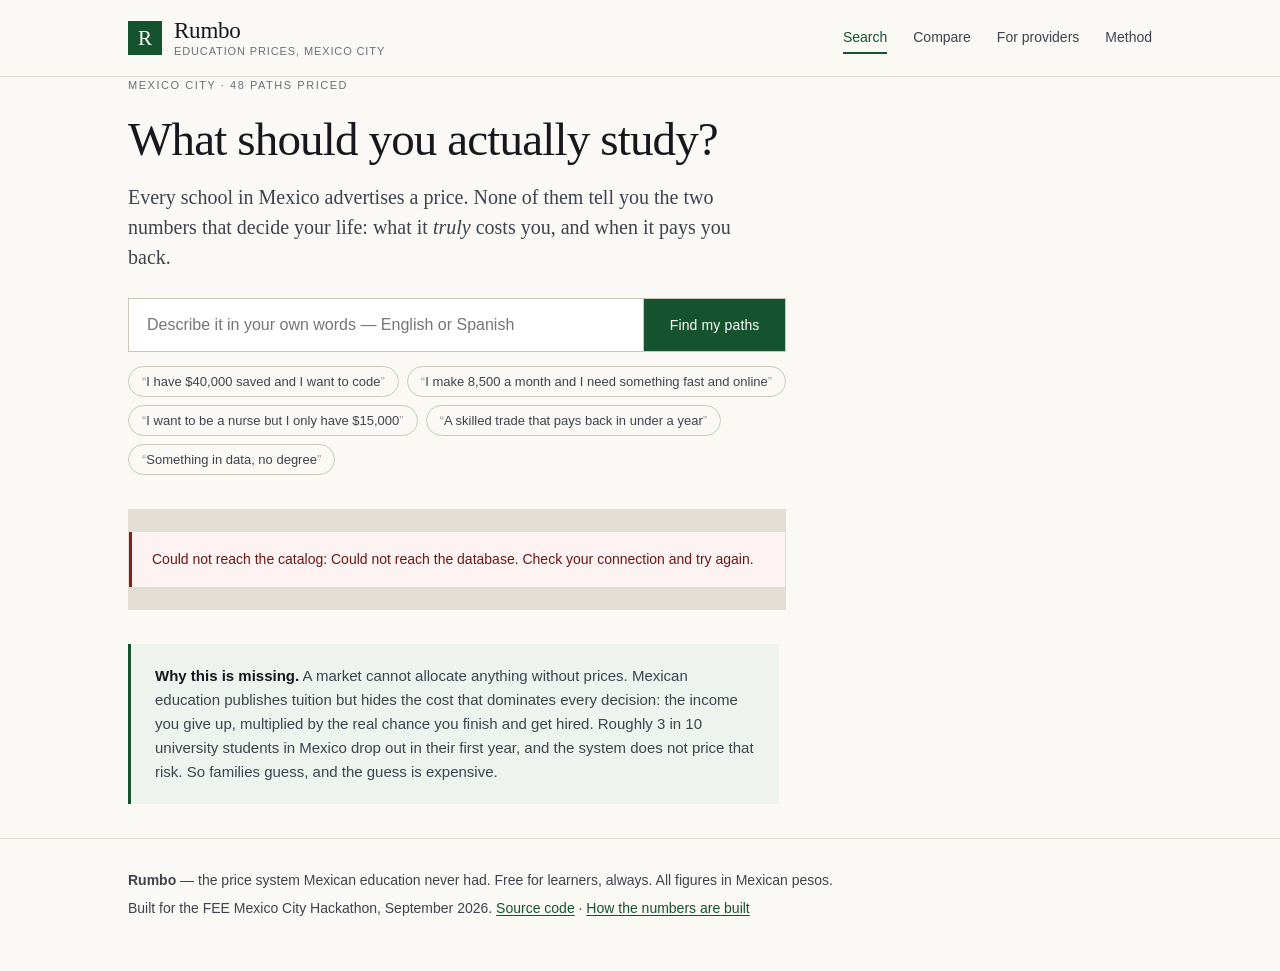
<file: index.html>
<!doctype html>
<html lang="en">
  <head>
    <meta charset="utf-8" />
    <meta name="viewport" content="width=device-width, initial-scale=1" />
    <title>Rumbo — When does your education pay you back?</title>
    <meta
      name="description"
      content="Compare every education path in Mexico City by what it truly costs you and when it pays you back. Free for learners, always."
    />
    <meta name="color-scheme" content="light" />
    <link rel="preconnect" href="https://skbadqkzpdsfgszxgprf.supabase.co" crossorigin />
    <link
      rel="icon"
      href="data:image/svg+xml,%3Csvg xmlns='http://www.w3.org/2000/svg' viewBox='0 0 32 32'%3E%3Crect width='32' height='32' fill='%2314532d'/%3E%3Ctext x='16' y='23' font-family='Georgia,serif' font-size='20' fill='%23faf9f6' text-anchor='middle'%3ER%3C/text%3E%3C/svg%3E"
    />
    <link rel="stylesheet" href="assets/styles.css" />
  </head>
  <body>
    <a class="skip" href="#view">Skip to content</a>

    <header class="masthead">
      <div class="wrap masthead-inner">
        <a class="brand" href="#/">
          <span class="brand-mark">R</span>
          <span class="brand-words">
            <span class="brand-name">Rumbo</span>
            <span class="brand-sub">Education prices, Mexico City</span>
          </span>
        </a>
        <nav class="nav" aria-label="Main">
          <a data-nav="home" href="#/">Search</a>
          <a data-nav="routes" href="#/routes">Compare</a>
          <a data-nav="providers" href="#/providers">For providers</a>
          <a data-nav="method" href="#/method">Method</a>
        </nav>
      </div>
    </header>

    <main class="wrap" id="view"></main>

    <footer class="footer">
      <div class="wrap footer-inner">
        <p>
          <strong>Rumbo</strong> — the price system Mexican education never had.
          Free for learners, always. All figures in Mexican pesos.
        </p>
        <p class="muted">
          Built for the FEE Mexico City Hackathon, September 2026.
          <a href="https://github.com/hackathon-fee/rumbo" rel="noopener" target="_blank">Source code</a>
          &middot; <a href="#/method">How the numbers are built</a>
        </p>
      </div>
    </footer>

    <script type="module" src="assets/app.js"></script>
  </body>
</html>
</file>
<file: assets/styles.css>
/* Rumbo — print-editorial styling.
 *
 * Design intent: this tool tells a family that a "free" degree will cost them
 * three hundred thousand pesos. That claim has to look like a financial
 * document, not a startup landing page. So: paper background, serif headlines,
 * hairline rules, tabular figures, exactly one accent colour, and no glow,
 * gradients or neon anywhere.
 */

:root {
  --paper: #faf9f6;
  --card: #ffffff;
  --ink: #16181d;
  --ink-soft: #3d434c;
  --muted: #6a6f78;
  --faint: #9aa0a8;
  --line: #e2ded6;
  --line-strong: #cdc7bb;
  --accent: #14532d;
  --accent-soft: #eef3ee;
  --neg: #8c1d18;
  --warn: #7c5210;
  --warn-soft: #fbf6e9;

  --serif: Georgia, "Iowan Old Style", "Times New Roman", Times, serif;
  --sans: -apple-system, BlinkMacSystemFont, "Segoe UI", Roboto, Helvetica,
    Arial, sans-serif;
  --mono: ui-monospace, SFMono-Regular, "SF Mono", Menlo, Consolas, monospace;

  --wrap: 1080px;
}

*,
*::before,
*::after {
  box-sizing: border-box;
}

html {
  -webkit-text-size-adjust: 100%;
}

body {
  margin: 0;
  background: var(--paper);
  color: var(--ink);
  font-family: var(--sans);
  font-size: 16px;
  line-height: 1.6;
  -webkit-font-smoothing: antialiased;
}

.wrap {
  max-width: var(--wrap);
  margin: 0 auto;
  padding: 0 28px;
}

.skip {
  position: absolute;
  left: -9999px;
}
.skip:focus {
  left: 12px;
  top: 12px;
  z-index: 10;
  background: var(--card);
  padding: 10px 14px;
  border: 1px solid var(--ink);
}

/* ------------------------------- masthead ------------------------------- */

.masthead {
  border-bottom: 1px solid var(--line);
  background: var(--paper);
  position: sticky;
  top: 0;
  z-index: 5;
}

.masthead-inner {
  display: flex;
  align-items: center;
  justify-content: space-between;
  gap: 24px;
  min-height: 76px;
  flex-wrap: wrap;
}

.brand {
  display: flex;
  align-items: center;
  gap: 12px;
  text-decoration: none;
  color: inherit;
}

.brand-mark {
  width: 34px;
  height: 34px;
  flex: none;
  background: var(--accent);
  color: var(--paper);
  font-family: var(--serif);
  font-size: 21px;
  line-height: 34px;
  text-align: center;
}

.brand-words {
  display: flex;
  flex-direction: column;
  line-height: 1.15;
}

.brand-name {
  font-family: var(--serif);
  font-size: 23px;
  letter-spacing: -0.01em;
}

.brand-sub {
  font-size: 11px;
  letter-spacing: 0.08em;
  text-transform: uppercase;
  color: var(--muted);
}

.nav {
  display: flex;
  gap: 26px;
  flex-wrap: wrap;
}

.nav a {
  color: var(--ink-soft);
  text-decoration: none;
  font-size: 14px;
  padding: 4px 0;
  border-bottom: 2px solid transparent;
}

.nav a:hover {
  color: var(--accent);
}

.nav a[aria-current="page"] {
  color: var(--accent);
  border-bottom-color: var(--accent);
}

/* -------------------------------- headings ------------------------------- */

main {
  padding-top: 46px;
  padding-bottom: 80px;
  min-height: 60vh;
}

h1 {
  font-family: var(--serif);
  font-size: clamp(31px, 4.4vw, 47px);
  line-height: 1.14;
  letter-spacing: -0.018em;
  margin: 0 0 16px;
  font-weight: 400;
}

h2 {
  font-family: var(--serif);
  font-size: 27px;
  font-weight: 400;
  letter-spacing: -0.01em;
  margin: 52px 0 18px;
  padding-bottom: 9px;
  border-bottom: 1px solid var(--line);
}

h3 {
  font-size: 12px;
  font-weight: 600;
  letter-spacing: 0.1em;
  text-transform: uppercase;
  color: var(--muted);
  margin: 0 0 14px;
}

.lede {
  font-family: var(--serif);
  font-size: 20px;
  line-height: 1.5;
  color: var(--ink-soft);
  max-width: 62ch;
  margin: 0 0 26px;
}

p {
  margin: 0 0 14px;
}

a {
  color: var(--accent);
  text-decoration-thickness: 1px;
  text-underline-offset: 2px;
}

.muted {
  color: var(--muted);
  font-size: 14px;
}

.mono {
  font-family: var(--mono);
  font-size: 13px;
}

/* --------------------------------- search -------------------------------- */

.hero {
  max-width: 74ch;
}

.eyebrow {
  font-size: 11px;
  letter-spacing: 0.14em;
  text-transform: uppercase;
  color: var(--muted);
  margin: 0 0 18px;
}

.ask {
  display: flex;
  gap: 0;
  margin: 26px 0 14px;
  border: 1px solid var(--line-strong);
  background: var(--card);
}

.ask:focus-within {
  border-color: var(--accent);
}

.ask input {
  flex: 1 1 auto;
  min-width: 0;
  border: 0;
  background: transparent;
  padding: 17px 18px;
  font-size: 16px;
  font-family: var(--sans);
  color: var(--ink);
}

.ask input:focus {
  outline: none;
}

.ask button {
  flex: none;
  border: 0;
  border-left: 1px solid var(--line-strong);
  background: var(--accent);
  color: #fff;
  padding: 0 26px;
  font-size: 14px;
  font-weight: 500;
  letter-spacing: 0.01em;
  cursor: pointer;
}

.ask button:hover:not(:disabled) {
  background: #0d3b20;
}

.ask button:disabled {
  background: var(--faint);
  cursor: progress;
}

.chips {
  display: flex;
  flex-wrap: wrap;
  gap: 8px;
  margin-bottom: 26px;
}

.chip {
  border: 1px solid var(--line-strong);
  background: transparent;
  color: var(--ink-soft);
  font-family: var(--sans);
  font-size: 13px;
  padding: 7px 13px;
  border-radius: 999px;
  cursor: pointer;
}

.chip::before {
  content: "“";
  color: var(--faint);
}

.chip::after {
  content: "”";
  color: var(--faint);
}

.chip:hover {
  border-color: var(--accent);
  color: var(--accent);
  background: var(--accent-soft);
}

/* --------------------------------- stats --------------------------------- */

.stats {
  display: grid;
  grid-template-columns: repeat(auto-fit, minmax(140px, 1fr));
  gap: 1px;
  background: var(--line);
  border: 1px solid var(--line);
  margin: 34px 0;
}

.stat {
  background: var(--paper);
  padding: 18px 20px;
}

.stat .n {
  font-family: var(--serif);
  font-size: 32px;
  line-height: 1.1;
  font-variant-numeric: tabular-nums;
}

.stat .l {
  font-size: 12px;
  color: var(--muted);
  margin-top: 4px;
}

/* -------------------------------- callouts ------------------------------- */

.callout {
  border-left: 3px solid var(--accent);
  background: var(--accent-soft);
  padding: 20px 24px;
  margin: 34px 0;
  font-size: 15px;
  color: var(--ink-soft);
  max-width: 78ch;
}

.callout.warn {
  border-left-color: var(--warn);
  background: var(--warn-soft);
}

.callout strong {
  color: var(--ink);
}

/* --------------------------------- panels -------------------------------- */

.panel {
  background: var(--card);
  border: 1px solid var(--line);
  padding: 24px;
  margin: 22px 0;
}

.grid2 {
  display: grid;
  grid-template-columns: repeat(auto-fit, minmax(320px, 1fr));
  gap: 22px;
  margin: 22px 0;
}

.grid2 .panel {
  margin: 0;
}

.panel ul {
  margin: 0 0 12px;
  padding-left: 20px;
}

.panel li {
  margin-bottom: 7px;
}

/* -------------------------------- controls ------------------------------- */

.controls {
  display: grid;
  grid-template-columns: repeat(auto-fit, minmax(170px, 1fr));
  gap: 1px;
  background: var(--line);
  border: 1px solid var(--line);
  margin: 24px 0;
}

.controls .field {
  background: var(--card);
  padding: 12px 15px;
  display: flex;
  flex-direction: column;
  gap: 5px;
}

.controls label {
  font-size: 11px;
  letter-spacing: 0.06em;
  text-transform: uppercase;
  color: var(--muted);
}

.controls input,
.controls select {
  border: 0;
  border-bottom: 1px solid var(--line);
  background: transparent;
  padding: 5px 0;
  font-size: 15px;
  font-family: var(--sans);
  color: var(--ink);
  font-variant-numeric: tabular-nums;
  width: 100%;
}

.controls input:focus,
.controls select:focus {
  outline: none;
  border-bottom-color: var(--accent);
}

.parsed {
  font-size: 14px;
  color: var(--ink-soft);
  background: var(--card);
  border: 1px solid var(--line);
  border-left: 3px solid var(--accent);
  padding: 12px 16px;
  margin-bottom: 22px;
}

.parsed b {
  font-weight: 600;
}

.toolbar {
  display: flex;
  align-items: baseline;
  justify-content: space-between;
  gap: 16px;
  flex-wrap: wrap;
  border-bottom: 1px solid var(--line);
  padding-bottom: 10px;
  margin-bottom: 22px;
}

.count {
  font-size: 13px;
  color: var(--muted);
  font-variant-numeric: tabular-nums;
}

.linkish {
  border: 0;
  background: none;
  color: var(--accent);
  font-family: var(--sans);
  font-size: 13px;
  cursor: pointer;
  padding: 0;
  text-decoration: underline;
  text-underline-offset: 2px;
}

/* --------------------------------- cards --------------------------------- */

.cards {
  display: flex;
  flex-direction: column;
  gap: 0;
  border-top: 1px solid var(--line);
}

.card {
  display: block;
  text-decoration: none;
  color: inherit;
  background: var(--card);
  border: 1px solid var(--line);
  border-top: 0;
  padding: 22px 24px;
}

.card:hover {
  background: #fffdf8;
  border-left: 3px solid var(--accent);
  padding-left: 22px;
}

.card-top {
  display: flex;
  align-items: flex-start;
  justify-content: space-between;
  gap: 20px;
}

.card h3 {
  font-family: var(--serif);
  font-size: 21px;
  font-weight: 400;
  text-transform: none;
  letter-spacing: -0.01em;
  color: var(--ink);
  margin: 4px 0 3px;
}

.rank {
  font-family: var(--mono);
  font-size: 12px;
  color: var(--faint);
}

.provider {
  font-size: 13px;
  color: var(--muted);
}

.payback {
  text-align: right;
  flex: none;
}

.payback .big {
  font-family: var(--serif);
  font-size: 29px;
  line-height: 1.1;
  font-variant-numeric: tabular-nums;
  white-space: nowrap;
}

.payback .lbl {
  font-size: 11px;
  letter-spacing: 0.07em;
  text-transform: uppercase;
  color: var(--muted);
  margin-top: 2px;
}

.good {
  color: var(--accent);
}
.bad {
  color: var(--neg);
}
.mid {
  color: var(--warn);
}

.metrics {
  display: grid;
  grid-template-columns: repeat(auto-fit, minmax(118px, 1fr));
  gap: 14px 22px;
  margin: 20px 0 16px;
  padding-top: 16px;
  border-top: 1px solid var(--line);
}

.metric .v {
  font-family: var(--mono);
  font-size: 15px;
  font-variant-numeric: tabular-nums;
}

.metric .k {
  font-size: 11px;
  color: var(--muted);
  margin-top: 2px;
}

/* ---------------------------------- tags --------------------------------- */

.tags {
  display: flex;
  flex-wrap: wrap;
  gap: 6px;
}

.tag {
  font-size: 11px;
  letter-spacing: 0.04em;
  color: var(--muted);
  border: 1px solid var(--line-strong);
  padding: 3px 9px;
  border-radius: 2px;
  white-space: nowrap;
}

.tag.verified {
  color: var(--accent);
  border-color: #bcd3c2;
  background: var(--accent-soft);
}

.tag.self_reported {
  color: var(--warn);
  border-color: #e6d4a8;
  background: var(--warn-soft);
}

.tag.over {
  color: var(--neg);
  border-color: #e2bdba;
  background: #fdf3f2;
}

/* --------------------------------- tables -------------------------------- */

.breakdown {
  width: 100%;
  border-collapse: collapse;
  font-size: 14px;
}

.breakdown th,
.breakdown td {
  text-align: left;
  padding: 9px 0;
  border-bottom: 1px solid var(--line);
  vertical-align: top;
}

.breakdown th {
  font-weight: 400;
  color: var(--ink-soft);
  padding-right: 16px;
}

.breakdown td {
  text-align: right;
  font-family: var(--mono);
  font-variant-numeric: tabular-nums;
  white-space: nowrap;
}

.breakdown tr.total th,
.breakdown tr.total td {
  border-top: 1px solid var(--line-strong);
  border-bottom: 2px solid var(--ink);
  font-weight: 600;
  color: var(--ink);
}

.breakdown tr:last-child th,
.breakdown tr:last-child td {
  border-bottom: 0;
}

.table-wide td {
  text-align: left;
  white-space: normal;
  font-family: var(--sans);
}

/* --------------------------------- chart --------------------------------- */

.chart {
  width: 100%;
  height: auto;
  display: block;
  margin: 4px 0 12px;
}

.chart-note {
  font-size: 14px;
  color: var(--muted);
  margin: 0;
  max-width: 72ch;
}

/* ---------------------------------- form --------------------------------- */

.lead {
  display: grid;
  gap: 10px;
  max-width: 460px;
}

.lead input,
.lead textarea {
  border: 1px solid var(--line-strong);
  background: var(--card);
  padding: 11px 13px;
  font-size: 15px;
  font-family: var(--sans);
  color: var(--ink);
  width: 100%;
  resize: vertical;
}

.lead input:focus,
.lead textarea:focus {
  outline: none;
  border-color: var(--accent);
}

.lead button {
  justify-self: start;
  border: 0;
  background: var(--accent);
  color: #fff;
  padding: 11px 22px;
  font-size: 14px;
  font-family: var(--sans);
  cursor: pointer;
}

.lead button:hover:not(:disabled) {
  background: #0d3b20;
}

.lead button:disabled {
  background: var(--faint);
}

.form-msg {
  font-size: 14px;
  min-height: 20px;
}

.form-msg.ok {
  color: var(--accent);
}

.form-msg.err {
  color: var(--neg);
}

/* ------------------------------ status states ---------------------------- */

.loading {
  color: var(--muted);
  font-size: 14px;
  padding: 30px 0;
}

.loading::after {
  content: " ";
  animation: dots 1.2s steps(4, end) infinite;
}

@keyframes dots {
  0% {
    content: "";
  }
  25% {
    content: ".";
  }
  50% {
    content: "..";
  }
  75% {
    content: "...";
  }
}

.error {
  border-left: 3px solid var(--neg);
  background: #fdf3f2;
  color: #6d1713;
  padding: 16px 20px;
  font-size: 14px;
  margin: 22px 0;
}

.empty {
  background: var(--card);
  border: 1px solid var(--line);
  padding: 34px 24px;
  text-align: center;
}

.empty p {
  color: var(--muted);
  font-size: 15px;
  max-width: 52ch;
  margin: 0 auto 14px;
}

/* --------------------------------- footer -------------------------------- */

.footer {
  border-top: 1px solid var(--line);
  padding: 30px 0 46px;
  background: var(--paper);
}

.footer-inner p {
  margin: 0 0 6px;
  font-size: 14px;
  color: var(--ink-soft);
}

/* ------------------------------- responsive ------------------------------ */

@media (max-width: 720px) {
  .wrap {
    padding: 0 18px;
  }
  main {
    padding-top: 32px;
  }
  .masthead-inner {
    min-height: 64px;
    padding-top: 10px;
    padding-bottom: 10px;
  }
  .nav {
    gap: 18px;
    width: 100%;
    overflow-x: auto;
  }
  .ask {
    flex-direction: column;
  }
  .ask button {
    border-left: 0;
    border-top: 1px solid var(--line-strong);
    padding: 15px;
  }
  .card-top {
    flex-direction: column;
    gap: 12px;
  }
  .payback {
    text-align: left;
  }
  h2 {
    margin-top: 38px;
  }
}

@media print {
  .masthead,
  .nav,
  .chips,
  .ask,
  .lead {
    display: none;
  }
  body {
    background: #fff;
  }
}
</file>
